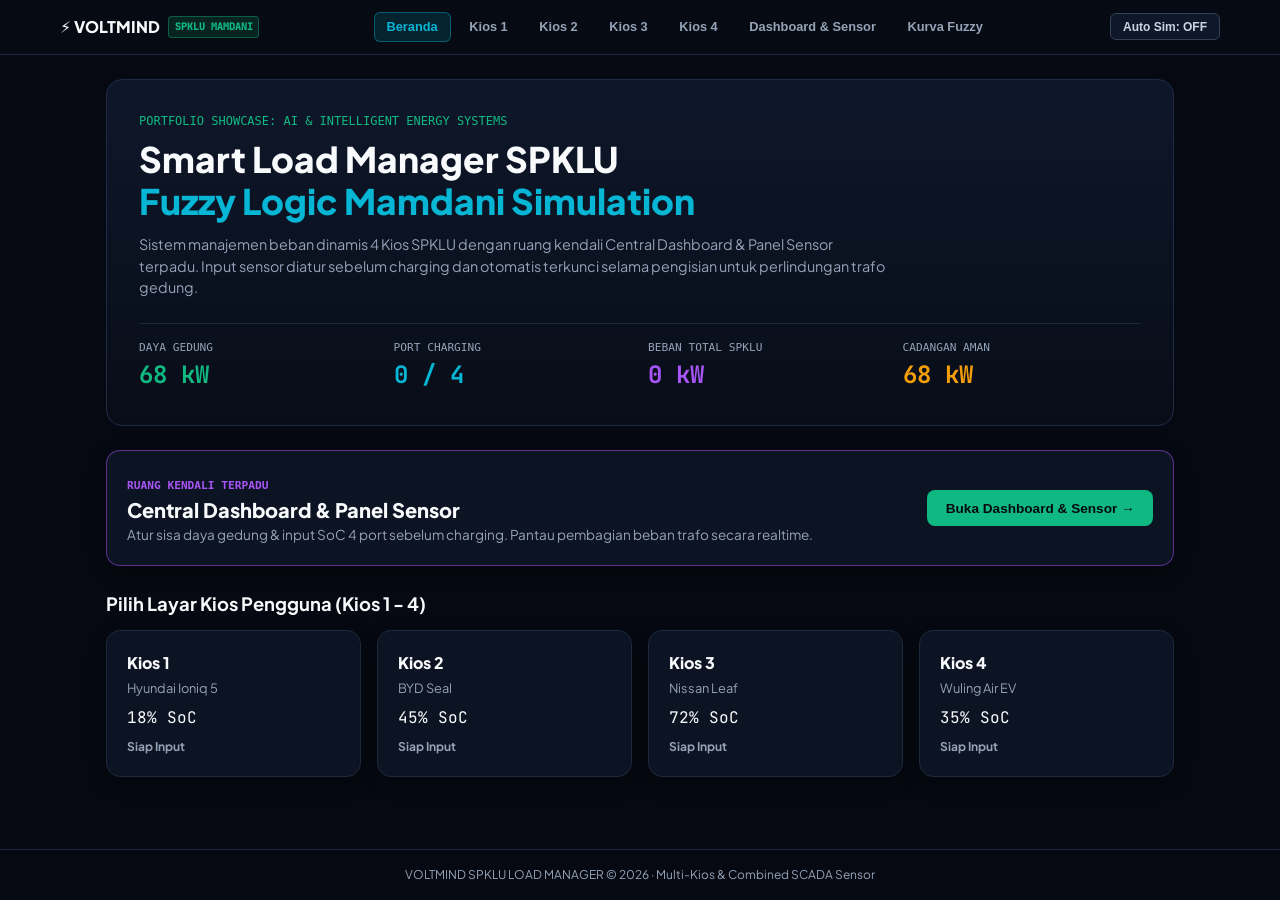
<file: public/spklu_standalone.html>
<!DOCTYPE html>
<html lang="id">
<head>
  <meta charset="UTF-8">
  <meta name="viewport" content="width=device-width, initial-scale=1.0">
  <title>Smart Load Manager SPKLU - Multi-Kios & Combined Dashboard (1-File Standalone)</title>
  <meta name="description" content="Simulasi interaktif Sistem Cerdas SPKLU Fast Charging berbasis Fuzzy Logic Mamdani dengan 4 Kios dan Panel Sensor & Dashboard Terpadu.">
  <link rel="preconnect" href="https://fonts.googleapis.com">
  <link rel="preconnect" href="https://fonts.gstatic.com" crossorigin>
  <link href="https://fonts.googleapis.com/css2?family=JetBrains+Mono:wght@400;600;700&family=Plus+Jakarta+Sans:wght@400;500;600;700;800&display=swap" rel="stylesheet">

  <style>
    :root {
      --bg-dark: #060911;
      --bg-card: #0c1322;
      --bg-card-alt: #090f1a;
      --border-color: #1e293b;
      --border-highlight: #334155;
      --neon-green: #10b981;
      --neon-cyan: #06b6d4;
      --neon-purple: #a855f7;
      --neon-amber: #f59e0b;
      --neon-red: #ef4444;
      --text-main: #f8fafc;
      --text-muted: #94a3b8;
    }

    * { box-sizing: border-box; margin: 0; padding: 0; }
    body {
      font-family: 'Plus Jakarta Sans', system-ui, sans-serif;
      background-color: var(--bg-dark);
      color: var(--text-main);
      line-height: 1.5;
      min-height: 100vh;
      display: flex;
      flex-direction: column;
    }
    .font-mono { font-family: 'JetBrains Mono', monospace; font-variant-numeric: tabular-nums; }
    .container { width: 100%; max-width: 1100px; margin: 0 auto; padding: 1.5rem 1rem; }

    /* Navbar */
    .navbar {
      background: rgba(7, 11, 20, 0.95);
      border-bottom: 1px solid var(--border-color);
      position: sticky;
      top: 0;
      z-index: 100;
      backdrop-filter: blur(8px);
    }
    .navbar-inner {
      display: flex;
      align-items: center;
      justify-content: space-between;
      gap: 0.75rem;
      padding: 0.75rem 1.25rem;
      max-width: 1200px;
      margin: 0 auto;
    }
    .brand {
      display: flex;
      align-items: center;
      gap: 0.5rem;
      cursor: pointer;
      font-weight: 800;
      font-size: 1rem;
    }
    .brand-badge {
      font-size: 0.65rem;
      background: rgba(16, 185, 129, 0.15);
      color: var(--neon-green);
      border: 1px solid rgba(16, 185, 129, 0.4);
      padding: 0.15rem 0.35rem;
      border-radius: 4px;
      font-family: 'JetBrains Mono', monospace;
    }
    .nav-links { display: flex; gap: 0.35rem; overflow-x: auto; }
    .nav-btn {
      background: transparent;
      border: 1px solid transparent;
      color: var(--text-muted);
      padding: 0.4rem 0.75rem;
      border-radius: 6px;
      font-size: 0.8rem;
      font-weight: 600;
      cursor: pointer;
      white-space: nowrap;
      transition: all 0.2s;
    }
    .nav-btn:hover { background: #111a2e; color: #fff; }
    .nav-btn.active {
      background: rgba(6, 182, 212, 0.15);
      color: var(--neon-cyan);
      border-color: rgba(6, 182, 212, 0.4);
    }
    .top-action-btn {
      padding: 0.35rem 0.75rem;
      font-size: 0.75rem;
      font-weight: 700;
      border-radius: 6px;
      cursor: pointer;
      border: 1px solid var(--border-highlight);
      background: #0f172a;
      color: #cbd5e1;
    }
    .top-action-btn.active-sim {
      background: var(--neon-green);
      color: #060911;
      border-color: var(--neon-green);
      box-shadow: 0 0 10px rgba(16, 185, 129, 0.5);
    }

    /* Views */
    .view-content { display: none; animation: fadeIn 0.2s ease-in-out; }
    .view-content.active { display: block; }
    @keyframes fadeIn { from { opacity: 0; transform: translateY(4px); } to { opacity: 1; transform: translateY(0); } }

    /* Cards */
    .card {
      background: var(--bg-card);
      border: 1px solid var(--border-color);
      border-radius: 14px;
      padding: 1.25rem;
      margin-bottom: 1.25rem;
      box-shadow: 0 6px 20px rgba(0,0,0,0.3);
    }
    .hero-card {
      background: linear-gradient(180deg, #0e172a 0%, #080d17 100%);
      border: 1px solid #1e2c4a;
      border-radius: 16px;
      padding: 2rem;
      margin-bottom: 1.5rem;
    }
    .grid-2 { display: grid; grid-template-columns: repeat(auto-fit, minmax(320px, 1fr)); gap: 1.25rem; }
    .grid-4 { display: grid; grid-template-columns: repeat(auto-fit, minmax(180px, 1fr)); gap: 1rem; }

    /* Buttons */
    .btn {
      display: inline-flex;
      align-items: center;
      justify-content: center;
      gap: 0.4rem;
      padding: 0.65rem 1.15rem;
      border-radius: 8px;
      font-size: 0.85rem;
      font-weight: 700;
      cursor: pointer;
      border: none;
      transition: all 0.2s;
    }
    .btn-green { background: var(--neon-green); color: #060911; }
    .btn-cyan { background: var(--neon-cyan); color: #060911; }
    .btn-outline { background: transparent; border: 1px solid var(--border-highlight); color: #cbd5e1; }
    .btn-outline:hover { background: #111a2e; color: #fff; }

    /* Sliders */
    input[type="range"] {
      -webkit-appearance: none;
      width: 100%;
      height: 8px;
      background: #111a2e;
      border-radius: 6px;
      border: 1px solid var(--border-color);
      outline: none;
      margin: 0.5rem 0;
    }
    input[type="range"]::-webkit-slider-thumb {
      -webkit-appearance: none;
      width: 20px;
      height: 20px;
      border-radius: 50%;
      background: var(--neon-cyan);
      cursor: pointer;
      border: 2px solid #060911;
      box-shadow: 0 0 10px rgba(6, 182, 212, 0.6);
    }
    input[type="range"]:disabled {
      opacity: 0.4;
      cursor: not-allowed;
    }

    /* Urgency Cards */
    .urgency-grid { display: grid; grid-template-columns: repeat(auto-fit, minmax(200px, 1fr)); gap: 1rem; margin: 1.25rem 0; }
    .urgency-card {
      background: #090e19;
      border: 2px solid var(--border-color);
      border-radius: 12px;
      padding: 1.25rem;
      cursor: pointer;
      text-align: center;
      transition: all 0.2s;
    }
    .urgency-card:hover { border-color: var(--neon-cyan); }
    .urgency-card.selected { border-color: var(--neon-cyan); background: rgba(6, 182, 212, 0.15); }

    /* Battery Bar */
    .battery-bar {
      width: 100%;
      height: 24px;
      background: #020617;
      border: 2px solid #334155;
      border-radius: 8px;
      overflow: hidden;
      padding: 2px;
    }
    .battery-fill {
      height: 100%;
      border-radius: 5px;
      background: linear-gradient(90deg, var(--neon-green), var(--neon-cyan));
      transition: width 0.4s ease;
    }

    /* Badges */
    .badge {
      display: inline-block;
      font-size: 0.7rem;
      font-weight: 700;
      padding: 0.2rem 0.5rem;
      border-radius: 9999px;
      font-family: 'JetBrains Mono', monospace;
    }
    .badge-fast { background: rgba(168, 85, 247, 0.2); color: #c084fc; border: 1px solid #c084fc; }
    .badge-std { background: rgba(6, 182, 212, 0.2); color: #38bdf8; border: 1px solid #38bdf8; }
    .badge-trickle { background: rgba(16, 185, 129, 0.2); color: #34d399; border: 1px solid #34d399; }
    .badge-locked { background: rgba(245, 158, 11, 0.2); color: #fbbf24; border: 1px solid #fbbf24; }

    footer {
      margin-top: auto;
      border-top: 1px solid var(--border-color);
      padding: 1rem;
      text-align: center;
      font-size: 0.75rem;
      color: var(--text-muted);
    }
  </style>
</head>
<body>

  <!-- NAVBAR: Beranda, Kios 1, Kios 2, Kios 3, Kios 4, Dashboard & Sensor, Kurva Fuzzy -->
  <header class="navbar">
    <div class="navbar-inner">
      <div class="brand" onclick="navigate('landing')">
        <span>⚡ VOLTMIND</span>
        <span class="brand-badge">SPKLU MAMDANI</span>
      </div>

      <nav class="nav-links">
        <button class="nav-btn active" id="btn-nav-landing" onclick="navigate('landing')">Beranda</button>
        <button class="nav-btn" id="btn-nav-kiosk1" onclick="openKiosk(1)">Kios 1</button>
        <button class="nav-btn" id="btn-nav-kiosk2" onclick="openKiosk(2)">Kios 2</button>
        <button class="nav-btn" id="btn-nav-kiosk3" onclick="openKiosk(3)">Kios 3</button>
        <button class="nav-btn" id="btn-nav-kiosk4" onclick="openKiosk(4)">Kios 4</button>
        <button class="nav-btn" id="btn-nav-dashboard" onclick="navigate('dashboard')">Dashboard & Sensor</button>
        <button class="nav-btn" id="btn-nav-fuzzy" onclick="navigate('fuzzy')">Kurva Fuzzy</button>
      </nav>

      <div style="display: flex; gap: 0.5rem; align-items: center;">
        <button class="top-action-btn" id="btn-auto-sim" onclick="toggleAutoSim()">Auto Sim: OFF</button>
      </div>
    </div>
  </header>

  <main class="container">

    <!-- VIEW 1: BERANDA -->
    <section id="view-landing" class="view-content active">
      <div class="hero-card">
        <div style="font-size: 0.75rem; color: var(--neon-green); font-family: monospace; margin-bottom: 0.5rem;">
          PORTFOLIO SHOWCASE: AI & INTELLIGENT ENERGY SYSTEMS
        </div>
        <h1 style="font-size: 2.2rem; font-weight: 800; line-height: 1.2; margin-bottom: 0.75rem;">
          Smart Load Manager SPKLU <br>
          <span style="color: var(--neon-cyan);">Fuzzy Logic Mamdani Simulation</span>
        </h1>
        <p style="color: var(--text-muted); font-size: 0.9rem; max-width: 750px; margin-bottom: 1.5rem;">
          Sistem manajemen beban dinamis 4 Kios SPKLU dengan ruang kendali Central Dashboard & Panel Sensor terpadu. Input sensor diatur sebelum charging dan otomatis terkunci selama pengisian untuk perlindungan trafo gedung.
        </p>

        <div class="grid-4" style="border-top: 1px solid var(--border-color); padding-top: 1rem;">
          <div>
            <div style="font-size: 0.7rem; color: var(--text-muted); font-family: monospace;">DAYA GEDUNG</div>
            <div class="font-mono" style="font-size: 1.5rem; font-weight: 700; color: var(--neon-green);" id="hero-bldg">68 kW</div>
          </div>
          <div>
            <div style="font-size: 0.7rem; color: var(--text-muted); font-family: monospace;">PORT CHARGING</div>
            <div class="font-mono" style="font-size: 1.5rem; font-weight: 700; color: var(--neon-cyan);" id="hero-active">0 / 4</div>
          </div>
          <div>
            <div style="font-size: 0.7rem; color: var(--text-muted); font-family: monospace;">BEBAN TOTAL SPKLU</div>
            <div class="font-mono" style="font-size: 1.5rem; font-weight: 700; color: var(--neon-purple);" id="hero-load">0 kW</div>
          </div>
          <div>
            <div style="font-size: 0.7rem; color: var(--text-muted); font-family: monospace;">CADANGAN AMAN</div>
            <div class="font-mono" style="font-size: 1.5rem; font-weight: 700; color: var(--neon-amber);" id="hero-reserve">68 kW</div>
          </div>
        </div>
      </div>

      <div class="card" style="border-color: rgba(168,85,247,0.5); cursor: pointer;" onclick="navigate('dashboard')">
        <div style="display: flex; justify-content: space-between; align-items: center; flex-wrap: wrap; gap: 1rem;">
          <div>
            <span style="font-size: 0.7rem; color: var(--neon-purple); font-family: monospace; font-weight: 700;">RUANG KENDALI TERPADU</span>
            <h3 style="font-size: 1.25rem; font-weight: 800;">Central Dashboard & Panel Sensor</h3>
            <p style="font-size: 0.85rem; color: var(--text-muted);">
              Atur sisa daya gedung & input SoC 4 port sebelum charging. Pantau pembagian beban trafo secara realtime.
            </p>
          </div>
          <button class="btn btn-green">Buka Dashboard & Sensor →</button>
        </div>
      </div>

      <h2 style="font-size: 1.15rem; font-weight: 700; margin: 1.5rem 0 0.75rem 0;">Pilih Layar Kios Pengguna (Kios 1 - 4)</h2>
      <div class="grid-4" id="landing-kiosks-grid">
        <!-- Diisi JS -->
      </div>
    </section>

    <!-- VIEW GABUNGAN: CENTRAL DASHBOARD & PANEL SENSOR -->
    <section id="view-dashboard" class="view-content">
      <div style="display: flex; justify-content: space-between; align-items: center; margin-bottom: 1.25rem; flex-wrap: wrap; gap: 0.5rem;">
        <div>
          <div style="font-size: 0.75rem; color: var(--neon-purple); font-family: monospace;">VIEW TERPADU // SCADA & SENSOR</div>
          <h1 style="font-size: 1.6rem; font-weight: 800;">Central Dashboard & Panel Sensor</h1>
          <p style="font-size: 0.85rem; color: var(--text-muted);">
            Input SoC hanya dapat disetel sebelum charging. Setelah charging dimulai di kios, input otomatis terkunci.
          </p>
        </div>
      </div>

      <!-- Bagian Atas: Daya Gedung -->
      <div class="card" style="background: linear-gradient(180deg, #0e172a 0%, #090f1d 100%);">
        <div style="display: flex; justify-content: space-between; align-items: baseline; margin-bottom: 0.5rem;">
          <div>
            <span style="font-size: 0.7rem; color: var(--text-muted); font-family: monospace;">TRAFO GEDUNG INDUK</span>
            <h2 style="font-size: 1.35rem; font-weight: 800;">Total Sisa Daya Gedung Saat Ini</h2>
          </div>
          <div class="font-mono" style="font-size: 2.5rem; font-weight: 900; color: var(--neon-green);" id="dash-bldg-val">68 kW</div>
        </div>

        <div style="margin: 0.75rem 0;">
          <input type="range" id="dash-bldg-slider" min="0" max="100" value="68" oninput="handleBuildingPowerSlider(this.value)">
          <div style="display: flex; justify-content: space-between; font-size: 0.75rem; color: var(--text-muted); font-family: monospace;">
            <span style="color: var(--neon-red);">0 kW (Kritis &lt;30)</span>
            <span style="color: var(--neon-amber);">30 kW (Sedang 30-60)</span>
            <span style="color: var(--neon-green);">100 kW (Aman &gt;60)</span>
          </div>
        </div>

        <div>
          <div style="display: flex; justify-content: space-between; font-size: 0.8rem; font-family: monospace; margin-bottom: 0.25rem;">
            <span>Beban SPKLU Terpakai: <strong id="dash-spklu-used" style="color: var(--neon-purple);">0 kW</strong></span>
            <span>Sisa Cadangan Bersih: <strong id="dash-net-remain" style="color: var(--neon-green);">68 kW</strong></span>
          </div>
          <div style="width: 100%; height: 14px; background: #020617; border-radius: 6px; overflow: hidden; display: flex;">
            <div id="dash-bar-spklu" style="width: 0%; background: var(--neon-purple); height: 100%;"></div>
            <div id="dash-bar-remain" style="width: 68%; background: var(--neon-green); height: 100%;"></div>
          </div>
        </div>
      </div>

      <!-- Bagian Bawah: Grid 2x2 Port Sensor & Telemetri -->
      <h3 style="font-size: 1.15rem; font-weight: 700; margin-bottom: 1rem;">Sensor & Status 4 Port SPKLU (Grid 2x2)</h3>
      <div class="grid-2" id="dashboard-ports-grid">
        <!-- Diisi secara dinamis oleh JS -->
      </div>
    </section>

    <!-- VIEW KIOS (PORT 1..4 WIZARD) -->
    <section id="view-kiosk" class="view-content">
      <div class="card" style="border-color: rgba(6,182,212,0.4);">
        <div style="display: flex; justify-content: space-between; align-items: center; border-bottom: 1px solid var(--border-color); padding-bottom: 0.75rem; margin-bottom: 1.25rem;">
          <div>
            <div style="font-size: 0.7rem; color: var(--neon-cyan); font-family: monospace; font-weight: 700;">
              SPKLU DISPENSER TOUCHSCREEN // KIOS <span id="kiosk-port-num">1</span>
            </div>
            <h2 style="font-size: 1.5rem; font-weight: 800;" id="kiosk-vehicle-title">Port 1 - Hyundai Ioniq 5</h2>
          </div>
          <button class="btn btn-outline" style="font-size: 0.75rem;" onclick="navigate('dashboard')">
            ⚙ Buka Dashboard & Sensor
          </button>
        </div>

        <div class="steps-nav">
          <div class="step-indicator active" id="kstep-1" onclick="goKioskStep(1)">1. Identifikasi</div>
          <div class="step-indicator" id="kstep-2" onclick="goKioskStep(2)">2. Pilih Urgensi</div>
          <div class="step-indicator" id="kstep-3" onclick="goKioskStep(3)">3. Pembayaran</div>
          <div class="step-indicator" id="kstep-4" onclick="goKioskStep(4)">4. Charging</div>
        </div>

        <!-- Step 1 -->
        <div id="kpanel-1">
          <div class="card" style="background: #090e18; margin-bottom: 1rem;">
            <div style="font-size: 0.75rem; color: var(--text-muted); font-family: monospace;">PEMBACAAN OTOMATIS DARI SENSOR DASHBOARD</div>
            <div class="font-mono" style="font-size: 3rem; font-weight: 900; color: var(--neon-cyan);" id="kiosk-soc-val">18%</div>
            <div style="font-weight: 700;" id="kiosk-soc-text">Terdeteksi Baterai: 18%</div>
            <div class="battery-bar" style="margin-top: 0.5rem;">
              <div class="battery-fill" id="kiosk-soc-fill" style="width: 18%;"></div>
            </div>
          </div>
          <div style="text-align: right;">
            <button class="btn btn-cyan" onclick="goKioskStep(2)">Lanjut: Pilih Urgensi Pengisian →</button>
          </div>
        </div>

        <!-- Step 2 -->
        <div id="kpanel-2" style="display: none;">
          <h3 style="font-size: 1.25rem; font-weight: 800; text-align: center; margin-bottom: 0.25rem;">Pilih Tingkat Urgensi & Kuota Energi</h3>
          <p style="font-size: 0.8rem; color: var(--text-muted); text-align: center; margin-bottom: 1rem;">
            Tarif Resmi SPKLU: <strong style="color: var(--neon-green);">Rp 2.500 / kWh</strong>
          </p>

          <div style="font-size: 0.8rem; font-weight: 700; color: var(--text-muted); font-family: monospace; margin-bottom: 0.25rem;">
            1. PILIH PRIORITAS URGENSI:
          </div>
          <div class="urgency-grid">
            <div class="urgency-card" id="ucard-santai" onclick="chooseUrgency('SANTAI')">
              <div style="font-size: 2rem;">☕</div>
              <h4 style="font-size: 1.25rem; font-weight: 800;">SANTAI</h4>
              <p style="font-size: 0.75rem; color: var(--text-muted); margin-top: 0.25rem;">Trickle (5-10 kW)</p>
            </div>
            <div class="urgency-card" id="ucard-sedang" onclick="chooseUrgency('SEDANG')">
              <div style="font-size: 2rem;">⏳</div>
              <h4 style="font-size: 1.25rem; font-weight: 800;">SEDANG</h4>
              <p style="font-size: 0.75rem; color: var(--text-muted); margin-top: 0.25rem;">Standard (11-22 kW)</p>
            </div>
            <div class="urgency-card" id="ucard-buruburu" onclick="chooseUrgency('BURU-BURU')">
              <div style="font-size: 2rem;">⚡</div>
              <h4 style="font-size: 1.25rem; font-weight: 800;">BURU-BURU</h4>
              <p style="font-size: 0.75rem; color: var(--text-muted); margin-top: 0.25rem;">Fast Priority (23-50 kW)</p>
            </div>
          </div>

          <!-- Input Kuota Energi (kWh) -->
          <div style="background: #090e18; border: 1px solid var(--border-color); border-radius: 12px; padding: 1.25rem; margin: 1rem 0;">
            <div style="display: flex; justify-content: space-between; align-items: center; margin-bottom: 0.75rem;">
              <span style="font-weight: 700; font-size: 0.9rem;">2. Tentukan Kuota Energi yang Ingin Diisi</span>
              <span style="font-size: 0.75rem; font-family: monospace; color: var(--neon-cyan);">Rp 2.500 / kWh</span>
            </div>

            <!-- Tombol Preset Cepat -->
            <div style="display: grid; grid-template-columns: repeat(4, 1fr); gap: 0.5rem; margin-bottom: 1rem;">
              <button class="btn btn-outline" style="padding: 0.4rem; font-size: 0.75rem; font-family: monospace;" onclick="setKioskKwh(10)">
                10 kWh<br><span style="color: var(--neon-green); font-size: 0.65rem;">Rp 25.000</span>
              </button>
              <button class="btn btn-outline" style="padding: 0.4rem; font-size: 0.75rem; font-family: monospace;" onclick="setKioskKwh(20)">
                20 kWh<br><span style="color: var(--neon-green); font-size: 0.65rem;">Rp 50.000</span>
              </button>
              <button class="btn btn-outline" style="padding: 0.4rem; font-size: 0.75rem; font-family: monospace;" onclick="setKioskKwh(30)">
                30 kWh<br><span style="color: var(--neon-green); font-size: 0.65rem;">Rp 75.000</span>
              </button>
              <button class="btn btn-outline" style="padding: 0.4rem; font-size: 0.75rem; font-family: monospace;" onclick="setKioskKwh('FULL')">
                Isi Penuh<br><span style="color: var(--neon-cyan); font-size: 0.65rem;">Maksimal</span>
              </button>
            </div>

            <!-- Stepper Manual & Total Tagihan -->
            <div style="display: flex; justify-content: space-between; align-items: center; background: #060911; padding: 0.75rem 1rem; border-radius: 8px; border: 1px solid var(--border-color); flex-wrap: wrap; gap: 0.5rem;">
              <div style="display: flex; align-items: center; gap: 0.5rem;">
                <span style="font-size: 0.8rem; color: var(--text-muted);">Atur Kuota:</span>
                <input type="number" id="kiosk-input-kwh" min="1" max="100" value="20" style="width: 70px; background: #111a2e; border: 1px solid var(--border-color); color: #fff; padding: 0.3rem; border-radius: 6px; font-weight: 700; text-align: center; font-family: monospace;" oninput="onKwhManualInput(this.value)">
                <span class="font-mono" style="font-size: 0.85rem; color: var(--neon-cyan); font-weight: 700;">kWh</span>
              </div>
              <div style="text-align: right;">
                <div style="font-size: 0.7rem; color: var(--text-muted); font-family: monospace;">TOTAL ESTIMASI BIAYA:</div>
                <div class="font-mono" style="font-size: 1.5rem; font-weight: 900; color: var(--neon-green);" id="kiosk-total-price-text">Rp 50.000</div>
              </div>
            </div>
          </div>

          <div style="display: flex; justify-content: space-between; margin-top: 1rem;">
            <button class="btn btn-outline" onclick="goKioskStep(1)">← Kembali</button>
            <button class="btn btn-cyan" onclick="goKioskStep(3)">Lanjut ke Pembayaran QRIS →</button>
          </div>
        </div>

        <!-- Step 3 -->
        <div id="kpanel-3" style="display: none; text-align: center;">
          <h3 style="font-size: 1.25rem; font-weight: 800;">Pembayaran Kuota Energi</h3>
          <p style="font-size: 0.85rem; color: var(--text-muted); margin-bottom: 1rem;">
            Silakan scan untuk membayar kuota energi sebesar <strong style="color: var(--neon-cyan);" id="qris-kwh-text">20 kWh</strong>
          </p>
          <div style="max-width: 280px; margin: 0 auto; background: #fff; color: #000; padding: 1.25rem; border-radius: 12px;">
            <div style="font-weight: 800; color: #dc2626; margin-bottom: 0.25rem;">QRIS NASIONAL</div>
            <div style="font-size: 0.7rem; color: #64748b; margin-bottom: 0.5rem;" id="qris-merchant-text">VOLTMIND SPKLU - KIOS 01</div>
            <svg style="width: 150px; height: 150px;" viewBox="0 0 100 100">
              <rect width="100" height="100" fill="white" />
              <rect x="5" y="5" width="24" height="24" fill="black" /><rect x="8" y="8" width="18" height="18" fill="white" /><rect x="11" y="11" width="12" height="12" fill="black" />
              <rect x="71" y="5" width="24" height="24" fill="black" /><rect x="74" y="8" width="18" height="18" fill="white" /><rect x="77" y="11" width="12" height="12" fill="black" />
              <rect x="5" y="71" width="24" height="24" fill="black" /><rect x="8" y="74" width="18" height="18" fill="white" /><rect x="11" y="77" width="12" height="12" fill="black" />
              <rect x="35" y="10" width="8" height="8" fill="black" /><rect x="35" y="35" width="30" height="30" fill="#10b981" />
            </svg>
            <div style="background: #f1f5f9; padding: 0.5rem; border-radius: 6px; margin-top: 0.5rem; font-family: monospace;">
              <div style="font-size: 0.65rem; color: #64748b;">TOTAL TAGIHAN (RP 2.500/KWH)</div>
              <div style="font-size: 1.25rem; font-weight: 800; color: #0f172a;" id="qris-price-text">Rp 50.000</div>
            </div>
          </div>
          <div style="margin-top: 1rem;">
            <button class="btn btn-green" onclick="simulatePayment()">✓ Simulasikan Pembayaran Berhasil</button>
          </div>
        </div>

        <!-- Step 4 -->
        <div id="kpanel-4" style="display: none;">
          <div style="background: linear-gradient(90deg, #0f1d33 0%, #0c1629 100%); border: 2px solid var(--neon-cyan); border-radius: 12px; padding: 1.25rem; margin-bottom: 1.25rem; display: flex; justify-content: space-between; align-items: center; flex-wrap: wrap;">
            <div>
              <div style="font-size: 0.75rem; color: var(--neon-cyan); font-family: monospace;">HASIL EVALUASI FUZZY LOGIC</div>
              <div class="font-mono" style="font-size: 2.5rem; font-weight: 900;" id="kiosk-power-out">38.0 kW</div>
              <div id="kiosk-status-badge" class="badge badge-fast">FAST CHARGING</div>
            </div>
            <div style="font-size: 0.75rem; color: var(--neon-amber); font-family: monospace; border: 1px solid var(--neon-amber); padding: 0.4rem 0.6rem; border-radius: 6px;">
              🔒 INPUT SENSOR DASHBOARD TERKUNCI
            </div>
          </div>

          <div class="card" style="background: #090e18;">
            <div style="display: flex; justify-content: space-between; margin-bottom: 0.5rem;">
              <span style="font-weight: 700; color: var(--neon-green);">SEDANG MENGISI DAYA</span>
              <span class="font-mono" id="kiosk-charging-soc">18.0%</span>
            </div>
            <div class="battery-bar">
              <div class="battery-fill" id="kiosk-charging-bar" style="width: 18%;"></div>
            </div>
          </div>

          <div style="display: flex; justify-content: space-between; margin-top: 1rem;">
            <button class="btn btn-outline" onclick="stopCharging()">Hentikan Pengisian / Selesai</button>
            <button class="btn btn-cyan" onclick="navigate('dashboard')">Lihat Central Dashboard →</button>
          </div>
        </div>
      </div>
    </section>

    <!-- VIEW KURVA FUZZY -->
    <section id="view-fuzzy" class="view-content">
      <div class="card">
        <h2 style="font-size: 1.5rem; font-weight: 800; margin-bottom: 0.5rem;">Kurva Keanggotaan Fuzzy Mamdani</h2>
        <p style="font-size: 0.85rem; color: var(--text-muted); margin-bottom: 1rem;">
          Representasi matematika fungsi keanggotaan input dan agregasi output Centroid.
        </p>
        <div id="fuzzy-svg-box"></div>
      </div>
    </section>

  </main>

  <footer>
    VOLTMIND SPKLU LOAD MANAGER &copy; 2026 · Multi-Kios & Combined SCADA Sensor
  </footer>

  <script>
    /* -------------------------------------------------------------
       STATE MANAGEMENT MULTI-KIOS & DASHBOARD
       ------------------------------------------------------------- */
    const STORAGE_KEY = "voltmind_spklu_multikiosk_standalone_v2";

    const TARIFF = 2500; // Rp 2.500 / kWh
    function formatRp(num) {
      return "Rp " + Math.round(num).toLocaleString('id-ID');
    }

    const defaultState = {
      buildingPower: 68,
      activeKioskId: 1,
      ports: [
        { id: 1, name: "Hyundai Ioniq 5", soc: 18, cap: 72.6, targetKwh: 20, urgency: "BURU-BURU", status: "CONNECTED", powerKw: 0, mode: "Siap Mengisi", step: 1, energyKwh: 0 },
        { id: 2, name: "BYD Seal", soc: 45, cap: 82.5, targetKwh: 25, urgency: "SEDANG", status: "CONNECTED", powerKw: 0, mode: "Siap Mengisi", step: 1, energyKwh: 0 },
        { id: 3, name: "Nissan Leaf", soc: 72, cap: 62.0, targetKwh: 15, urgency: "SANTAI", status: "CONNECTED", powerKw: 0, mode: "Siap Mengisi", step: 1, energyKwh: 0 },
        { id: 4, name: "Wuling Air EV", soc: 35, cap: 26.7, targetKwh: 10, urgency: "SANTAI", status: "CONNECTED", powerKw: 0, mode: "Siap Mengisi", step: 1, energyKwh: 0 },
      ],
      isAutoSim: false
    };

    let appState = (() => {
      try {
        const raw = localStorage.getItem(STORAGE_KEY);
        return raw ? { ...defaultState, ...JSON.parse(raw) } : { ...defaultState };
      } catch {
        return { ...defaultState };
      }
    })();

    function saveState() {
      try { localStorage.setItem(STORAGE_KEY, JSON.stringify(appState)); } catch(e){}
    }

    /* -------------------------------------------------------------
       LOGIKA FUZZY MAMDANI
       ------------------------------------------------------------- */
    function calcFuzzy(bldg, soc, urg) {
      const uVal = urg === 'SANTAI' ? 15 : urg === 'SEDANG' ? 50 : 85;
      const bKritis = bldg <= 20 ? 1 : bldg >= 35 ? 0 : (35 - bldg) / 15;
      const bSedang = (bldg <= 25 || bldg >= 75) ? 0 : bldg === 50 ? 1 : bldg < 50 ? (bldg - 25)/25 : (75 - bldg)/25;
      const bAman = bldg <= 65 ? 0 : bldg >= 80 ? 1 : (bldg - 65)/15;

      const sRendah = soc <= 20 ? 1 : soc >= 35 ? 0 : (35 - soc) / 15;
      const sMedium = (soc <= 25 || soc >= 75) ? 0 : soc === 50 ? 1 : soc < 50 ? (soc - 25)/25 : (75 - soc)/25;
      const sTinggi = soc <= 65 ? 0 : soc >= 80 ? 1 : (soc - 65)/15;

      const uSantai = uVal <= 25 ? 1 : uVal >= 45 ? 0 : (45 - uVal)/20;
      const uSedang = (uVal <= 30 || uVal >= 70) ? 0 : uVal === 50 ? 1 : uVal < 50 ? (uVal - 30)/20 : (70 - uVal)/20;
      const uBuru = uVal <= 55 ? 0 : uVal >= 75 ? 1 : (uVal - 55)/20;

      // 4 Rule Utama Prompt
      let aTrickle = Math.max(Math.min(bKritis, sTinggi, uSantai), Math.min(bKritis, sRendah, uSantai));
      let aStandard = Math.max(Math.min(bKritis, sRendah, uBuru), Math.min(bSedang, sMedium, uSedang));
      let aFast = Math.max(Math.min(bAman, sRendah, uBuru), Math.min(bAman, sMedium, uBuru));

      // Centroid sampling
      let num = 0, den = 0;
      for (let z = 5; z <= 50; z += 1) {
        const mT = Math.min(aTrickle, z <= 8 ? 1 : z >= 12 ? 0 : (12 - z)/4);
        const mS = Math.min(aStandard, (z <= 10 || z >= 24) ? 0 : z === 17 ? 1 : z < 17 ? (z-10)/7 : (24-z)/7);
        const mF = Math.min(aFast, z <= 22 ? 0 : z >= 36 ? 1 : (z-22)/14);
        const mAgg = Math.max(mT, mS, mF);
        num += z * mAgg;
        den += mAgg;
      }
      let centroid = den > 0 ? num / den : 15;
      centroid = Math.round(centroid * 10) / 10;
      if (centroid > bldg - 3) centroid = Math.max(5, bldg - 3);

      let status = "Standard Charging";
      if (centroid < 11) status = "Trickle Charging";
      else if (centroid > 22) status = "Fast Charging";

      return { power: centroid, status };
    }

    /* -------------------------------------------------------------
       NAVIGASI VIEW
       ------------------------------------------------------------- */
    function navigate(view) {
      document.querySelectorAll('.view-content').forEach(el => el.classList.remove('active'));
      document.querySelectorAll('.nav-btn').forEach(el => el.classList.remove('active'));

      if (view.startsWith('kiosk')) {
        document.getElementById('view-kiosk').classList.add('active');
        const b = document.getElementById('btn-nav-' + view);
        if (b) b.classList.add('active');
      } else {
        const v = document.getElementById('view-' + view);
        if (v) v.classList.add('active');
        const b = document.getElementById('btn-nav-' + view);
        if (b) b.classList.add('active');
      }

      renderAll();
      saveState();
    }

    function openKiosk(id) {
      appState.activeKioskId = id;
      navigate('kiosk' + id);
    }

    /* -------------------------------------------------------------
       RENDER UI
       ------------------------------------------------------------- */
    function renderAll() {
      const totalLoad = appState.ports.reduce((s, p) => s + (p.status === 'CHARGING' ? p.powerKw : 0), 0);
      const remain = Math.max(0, appState.buildingPower - totalLoad);

      // Hero
      document.getElementById('hero-bldg').innerText = appState.buildingPower + ' kW';
      document.getElementById('hero-active').innerText = appState.ports.filter(p => p.status === 'CHARGING').length + ' / 4';
      document.getElementById('hero-load').innerText = totalLoad + ' kW';
      document.getElementById('hero-reserve').innerText = remain + ' kW';

      // Dashboard
      document.getElementById('dash-bldg-val').innerText = appState.buildingPower + ' kW';
      document.getElementById('dash-bldg-slider').value = appState.buildingPower;
      document.getElementById('dash-spklu-used').innerText = totalLoad + ' kW';
      document.getElementById('dash-net-remain').innerText = remain + ' kW';
      document.getElementById('dash-bar-spklu').style.width = Math.min(100, totalLoad) + '%';
      document.getElementById('dash-bar-remain').style.width = Math.min(100, remain) + '%';

      // Landing Kiosks Cards
      const landGrid = document.getElementById('landing-kiosks-grid');
      if (landGrid) {
        landGrid.innerHTML = appState.ports.map(p => `
          <div class="card" style="cursor: pointer;" onclick="openKiosk(${p.id})">
            <div style="font-weight: 800; font-size: 1rem; margin-bottom: 0.25rem;">Kios ${p.id}</div>
            <div style="font-size: 0.8rem; color: var(--text-muted);">${p.name}</div>
            <div style="margin: 0.5rem 0;" class="font-mono">${p.soc}% SoC</div>
            <div style="font-size: 0.75rem; color: ${p.status === 'CHARGING' ? 'var(--neon-green)' : 'var(--text-muted)'}; font-weight: 700;">
              ${p.status === 'CHARGING' ? '⚡ ' + p.powerKw + ' kW Charging' : 'Siap Input'}
            </div>
          </div>
        `).join('');
      }

      // Dashboard Grid 2x2: SENSOR INPUT TERKUNCI JIKA CHARGING
      const dGrid = document.getElementById('dashboard-ports-grid');
      if (dGrid) {
        dGrid.innerHTML = appState.ports.map(p => {
          const isCharging = p.status === 'CHARGING';
          return `
            <div class="card" style="border-color: ${isCharging ? 'var(--neon-cyan)' : 'var(--border-color)'};">
              <div style="display: flex; justify-content: space-between; align-items: center; margin-bottom: 0.5rem;">
                <div>
                  <strong>Kios ${p.id}</strong> - <span style="font-size: 0.85rem; color: var(--text-muted);">${p.name}</span>
                </div>
                <span class="badge ${isCharging ? 'badge-fast' : 'badge-std'}">${p.status}</span>
              </div>

              <!-- Input Sensor SoC (Terkunci jika Charging) -->
              <div style="background: #070b14; padding: 0.75rem; border-radius: 8px; border: 1px solid var(--border-color); margin: 0.5rem 0;">
                <div style="display: flex; justify-content: space-between; font-size: 0.75rem; font-family: monospace;">
                  <span>${isCharging ? '🔒 INPUT SENSOR TERKUNCI (CHARGING)' : '✓ INPUT SENSOR SOC'}</span>
                  <strong style="color: var(--neon-cyan);">${p.soc}%</strong>
                </div>
                <input type="range" min="1" max="100" value="${p.soc}" ${isCharging ? 'disabled' : ''} oninput="updatePortSoc(${p.id}, this.value)">
                ${isCharging ? '<div style="font-size: 0.65rem; color: var(--neon-amber);">Parameter dikunci selama daya mengalir. Hentikan di Kios untuk membuka.</div>' : ''}
              </div>

              <div style="display: flex; justify-content: space-between; font-size: 0.8rem; margin: 0.5rem 0;">
                <span>Daya Aktif: <strong style="color: var(--neon-cyan);">${p.powerKw} kW</strong></span>
                <span>Mode: <strong>${p.mode}</strong></span>
              </div>

              <button class="btn btn-cyan" style="width: 100%; padding: 0.4rem; font-size: 0.8rem;" onclick="openKiosk(${p.id})">
                Buka Layar Kios ${p.id} →
              </button>
            </div>
          `;
        }).join('');
      }

      // Kiosk Active Port Render
      renderActiveKiosk();
    }

    function renderActiveKiosk() {
      const p = appState.ports[appState.activeKioskId - 1];
      if (!p) return;

      document.getElementById('kiosk-port-num').innerText = p.id;
      document.getElementById('kiosk-vehicle-title').innerText = `Kios ${p.id} - ${p.name}`;
      document.getElementById('kiosk-soc-val').innerText = p.soc + '%';
      document.getElementById('kiosk-soc-text').innerText = `Terdeteksi Baterai: ${p.soc}%`;
      document.getElementById('kiosk-soc-fill').style.width = p.soc + '%';

      // Wizard steps
      for (let i = 1; i <= 4; i++) {
        document.getElementById('kpanel-' + i).style.display = (i === p.step) ? 'block' : 'none';
        const tab = document.getElementById('kstep-' + i);
        if (i === p.step) tab.className = 'step-indicator active';
        else if (i < p.step) tab.className = 'step-indicator done';
        else tab.className = 'step-indicator';
      }

      // Urgency select state
      ['santai', 'sedang', 'buruburu'].forEach(u => {
        const el = document.getElementById('ucard-' + u);
        if (el) el.classList.remove('selected');
      });
      const curU = document.getElementById('ucard-' + p.urgency.toLowerCase().replace('-', ''));
      if (curU) curU.classList.add('selected');

      // Kuota kWh display & total price
      const kwhInput = document.getElementById('kiosk-input-kwh');
      if (kwhInput) kwhInput.value = p.targetKwh || 20;
      const priceText = document.getElementById('kiosk-total-price-text');
      if (priceText) priceText.innerText = formatRp((p.targetKwh || 20) * TARIFF);

      // Step 3 invoice
      const qrisKwh = document.getElementById('qris-kwh-text');
      if (qrisKwh) qrisKwh.innerText = (p.targetKwh || 20) + ' kWh';
      const qrisPrice = document.getElementById('qris-price-text');
      if (qrisPrice) qrisPrice.innerText = formatRp((p.targetKwh || 20) * TARIFF);
      const qrisMerchant = document.getElementById('qris-merchant-text');
      if (qrisMerchant) qrisMerchant.innerText = `VOLTMIND SPKLU - KIOS 0${p.id} (${p.name})`;

      // Step 4
      document.getElementById('kiosk-power-out').innerText = p.powerKw + ' kW';
      document.getElementById('kiosk-charging-soc').innerText = p.soc.toFixed(1) + '%';
      document.getElementById('kiosk-charging-bar').style.width = p.soc + '%';
      document.getElementById('kiosk-status-badge').innerText = p.mode.toUpperCase();
    }

    function setKioskKwh(val) {
      const p = appState.ports[appState.activeKioskId - 1];
      const maxKwh = Math.max(1, Math.round(((100 - p.soc)/100) * (p.cap || 60)));
      if (val === 'FULL') {
        p.targetKwh = maxKwh;
      } else {
        p.targetKwh = Math.min(maxKwh, Number(val));
      }
      renderActiveKiosk();
      saveState();
    }

    function onKwhManualInput(val) {
      const p = appState.ports[appState.activeKioskId - 1];
      const num = Number(val);
      if (num >= 1) {
        p.targetKwh = num;
        renderActiveKiosk();
        saveState();
      }
    }

    /* -------------------------------------------------------------
       USER INTERACTIONS
       ------------------------------------------------------------- */
    function handleBuildingPowerSlider(val) {
      appState.buildingPower = Number(val);
      renderAll();
      saveState();
    }

    function updatePortSoc(portId, val) {
      const p = appState.ports[portId - 1];
      if (p.status === 'CHARGING') return; // INTERLOCK LOCK
      p.soc = Number(val);
      renderAll();
      saveState();
    }

    function goKioskStep(step) {
      const p = appState.ports[appState.activeKioskId - 1];
      p.step = step;
      renderAll();
      saveState();
    }

    function chooseUrgency(u) {
      const p = appState.ports[appState.activeKioskId - 1];
      p.urgency = u;
      renderActiveKiosk();
      saveState();
    }

    function simulatePayment() {
      const p = appState.ports[appState.activeKioskId - 1];
      const res = calcFuzzy(appState.buildingPower, p.soc, p.urgency);
      p.status = 'CHARGING'; // INI AKAN OTOMATIS MENGUNCI INPUT DI DASHBOARD
      p.powerKw = res.power;
      p.mode = res.status;
      p.energyKwh = 0;
      p.step = 4;
      renderAll();
      saveState();
    }

    function stopCharging() {
      const p = appState.ports[appState.activeKioskId - 1];
      p.status = 'COMPLETED'; // INI AKAN OTOMATIS MEMBUKA KEMBALI KUNCI DI DASHBOARD
      p.powerKw = 0;
      renderAll();
      saveState();
    }

    /* -------------------------------------------------------------
       AUTO SIMULATION
       ------------------------------------------------------------- */
    let simTimer = null;
    function toggleAutoSim() {
      appState.isAutoSim = !appState.isAutoSim;
      const btn = document.getElementById('btn-auto-sim');
      if (appState.isAutoSim) {
        btn.innerText = "Auto Sim: ON";
        btn.classList.add('active-sim');
        simTimer = setInterval(() => {
          appState.ports.forEach(p => {
            if (p.status === 'CHARGING') {
              p.energyKwh = (p.energyKwh || 0) + 0.3;
              if (p.soc < 100) {
                p.soc = Math.min(100, Math.round((p.soc + 0.5) * 10) / 10);
              }
              // Auto stop jika target kuota tercapai atau 100%
              if (p.energyKwh >= p.targetKwh || p.soc >= 100) {
                p.status = 'COMPLETED';
                p.powerKw = 0;
                p.mode = 'Kuota Terpenuhi';
              }
            }
          });
          renderAll();
        }, 1500);
      } else {
        btn.innerText = "Auto Sim: OFF";
        btn.classList.remove('active-sim');
        clearInterval(simTimer);
      }
      saveState();
    }

    window.addEventListener('DOMContentLoaded', () => {
      renderAll();
    });
  </script>
</body>
</html>
</file>
